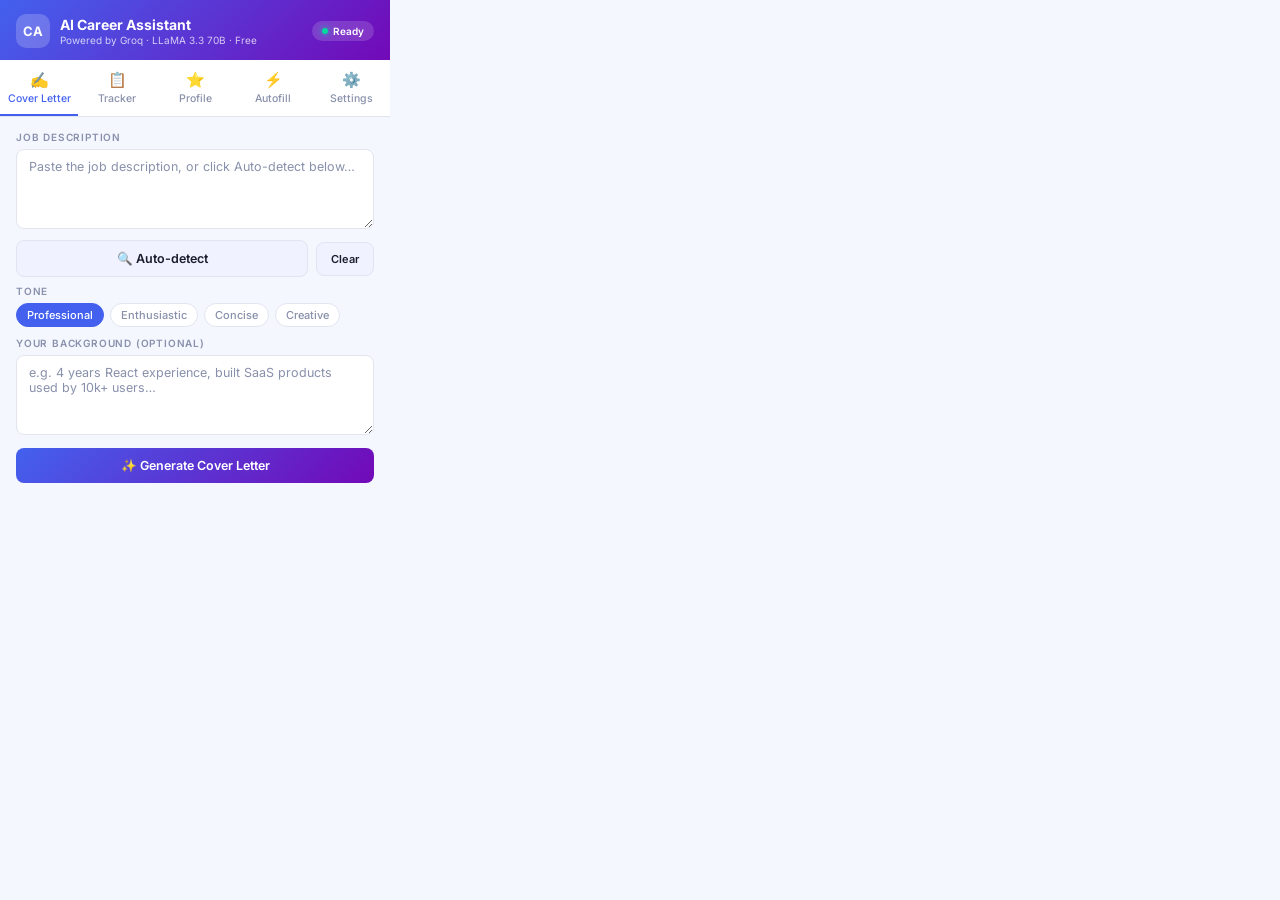
<file: popup.html>
<!DOCTYPE html>
<html lang="en">
<head>
  <meta charset="UTF-8" />
  <meta name="viewport" content="width=device-width, initial-scale=1.0"/>
  <title>AI Career Assistant</title>
  <link href="https://fonts.googleapis.com/css2?family=Inter:wght@300;400;500;600;700&display=swap" rel="stylesheet"/>
  <style>
    :root {
      --bg: #f5f7ff;
      --surface: #ffffff;
      --surface2: #f0f2ff;
      --border: #e2e5f0;
      --accent: #4361ee;
      --accent2: #7209b7;
      --success: #06d6a0;
      --warn: #f77f00;
      --danger: #ef233c;
      --text: #1a1d2e;
      --muted: #8890ab;
      --gradient: linear-gradient(135deg, #4361ee, #7209b7);
      --shadow: 0 4px 20px rgba(67,97,238,0.12);
    }

    * { margin: 0; padding: 0; box-sizing: border-box; }

    body {
      width: 390px;
      min-height: 520px;
      background: var(--bg);
      color: var(--text);
      font-family: 'Inter', -apple-system, sans-serif;
      font-size: 13px;
    }

    /* ── Header ── */
    .header {
      background: var(--gradient);
      padding: 14px 16px 12px;
      display: flex;
      align-items: center;
      gap: 10px;
    }
    .logo {
      width: 34px; height: 34px;
      background: rgba(255,255,255,0.2);
      border-radius: 10px;
      display: flex; align-items: center; justify-content: center;
      font-weight: 700; font-size: 13px; color: #fff; flex-shrink: 0;
      backdrop-filter: blur(4px);
    }
    .header-text h1 { font-size: 14px; font-weight: 700; color: #fff; }
    .header-text p { font-size: 10px; color: rgba(255,255,255,0.75); margin-top: 1px; }
    .header-right { margin-left: auto; display: flex; align-items: center; gap: 8px; }
    .status-pill {
      display: flex; align-items: center; gap: 5px;
      background: rgba(255,255,255,0.15);
      border-radius: 20px; padding: 4px 10px;
      font-size: 10px; font-weight: 600; color: #fff;
    }
    .status-dot {
      width: 6px; height: 6px; border-radius: 50%;
      background: var(--success);
      box-shadow: 0 0 6px var(--success);
      animation: pulse 2s infinite;
    }
    @keyframes pulse { 0%,100%{opacity:1}50%{opacity:0.4} }

    /* ── Tabs ── */
    .tabs {
      display: flex;
      background: var(--surface);
      border-bottom: 1px solid var(--border);
      overflow-x: auto;
    }
    .tabs::-webkit-scrollbar { display: none; }
    .tab {
      flex: 1;
      min-width: 72px;
      padding: 10px 4px 9px;
      font-size: 10.5px;
      font-weight: 500;
      color: var(--muted);
      border: none;
      background: transparent;
      cursor: pointer;
      transition: all 0.2s;
      border-bottom: 2px solid transparent;
      display: flex; flex-direction: column; align-items: center; gap: 3px;
      font-family: 'Inter', sans-serif;
    }
    .tab-icon { font-size: 15px; }
    .tab.active { color: var(--accent); border-bottom-color: var(--accent); }
    .tab:hover:not(.active) { color: var(--text); background: var(--surface2); }

    /* ── Panels ── */
    .panel { display: none; padding: 14px 16px; }
    .panel.active { display: block; }

    /* ── Typography ── */
    .label {
      font-size: 10px; font-weight: 600;
      letter-spacing: 0.08em; text-transform: uppercase;
      color: var(--muted); margin-bottom: 6px;
    }
    .section-title {
      font-size: 13px; font-weight: 600; color: var(--text); margin-bottom: 10px;
    }

    /* ── Cards ── */
    .card {
      background: var(--surface);
      border: 1px solid var(--border);
      border-radius: 10px;
      padding: 12px 14px;
      margin-bottom: 10px;
      box-shadow: var(--shadow);
    }

    /* ── Form elements ── */
    textarea, input[type="text"], input[type="password"], select {
      width: 100%;
      background: var(--surface);
      border: 1.5px solid var(--border);
      border-radius: 8px;
      padding: 9px 12px;
      color: var(--text);
      font-family: 'Inter', sans-serif;
      font-size: 12.5px;
      outline: none;
      transition: border-color 0.2s, box-shadow 0.2s;
    }
    textarea { resize: vertical; min-height: 80px; }
    textarea:focus, input:focus, select:focus {
      border-color: var(--accent);
      box-shadow: 0 0 0 3px rgba(67,97,238,0.1);
    }
    textarea::placeholder, input::placeholder { color: var(--muted); }
    select { appearance: none; background-image: url("data:image/svg+xml,%3Csvg xmlns='http://www.w3.org/2000/svg' width='12' height='12' viewBox='0 0 12 12'%3E%3Cpath fill='%238890ab' d='M6 8L1 3h10z'/%3E%3C/svg%3E"); background-repeat: no-repeat; background-position: right 10px center; }

    /* ── Buttons ── */
    .btn {
      width: 100%; padding: 10px;
      border: none; border-radius: 8px;
      font-family: 'Inter', sans-serif;
      font-size: 12.5px; font-weight: 600;
      cursor: pointer; transition: all 0.2s;
    }
    .btn-primary { background: var(--gradient); color: #fff; }
    .btn-primary:hover { opacity: 0.9; transform: translateY(-1px); box-shadow: 0 4px 14px rgba(67,97,238,0.3); }
    .btn-primary:active { transform: translateY(0); }
    .btn-primary:disabled { opacity: 0.45; cursor: not-allowed; transform: none; }
    .btn-ghost { background: var(--surface2); color: var(--text); border: 1.5px solid var(--border); }
    .btn-ghost:hover { border-color: var(--accent); color: var(--accent); background: rgba(67,97,238,0.06); }
    .btn-sm { padding: 6px 12px; font-size: 11px; width: auto; }
    .btn-icon { width: 32px; height: 32px; padding: 0; display: flex; align-items: center; justify-content: center; font-size: 15px; border-radius: 8px; }

    /* ── Result box ── */
    .result-box {
      background: var(--surface2);
      border: 1.5px solid var(--border);
      border-radius: 8px; padding: 12px;
      font-size: 12px; line-height: 1.7; color: var(--text);
      max-height: 180px; overflow-y: auto;
      display: none; white-space: pre-wrap;
    }
    .result-box.visible { display: block; }
    .result-box::-webkit-scrollbar { width: 4px; }
    .result-box::-webkit-scrollbar-thumb { background: var(--border); border-radius: 4px; }

    /* ── Copy btn ── */
    .copy-btn {
      display: none; align-items: center; gap: 6px;
      margin-top: 8px; padding: 6px 12px;
      background: transparent;
      border: 1.5px solid var(--success);
      border-radius: 6px; color: var(--success);
      font-size: 11px; font-family: 'Inter', sans-serif;
      cursor: pointer; transition: all 0.2s; width: fit-content;
    }
    .copy-btn.visible { display: flex; }
    .copy-btn:hover { background: var(--success); color: #fff; }

    /* ── Score card ── */
    .score-ring-wrap { display: flex; align-items: center; gap: 14px; margin-bottom: 12px; }
    .score-ring {
      position: relative; width: 60px; height: 60px; flex-shrink: 0;
    }
    .score-ring svg { transform: rotate(-90deg); }
    .score-ring-text {
      position: absolute; inset: 0;
      display: flex; align-items: center; justify-content: center;
      font-size: 15px; font-weight: 700; color: var(--accent);
    }
    .score-detail h3 { font-size: 15px; font-weight: 700; color: var(--text); }
    .score-detail p { font-size: 11px; color: var(--muted); margin-top: 2px; }
    .score-bar-wrap {
      background: var(--border); border-radius: 4px;
      height: 5px; overflow: hidden; margin-top: 6px;
    }
    .score-bar {
      height: 100%; background: var(--gradient);
      border-radius: 4px; width: 0%;
      transition: width 1.2s cubic-bezier(.4,0,.2,1);
    }

    /* ── Tip list ── */
    .tip-list { list-style: none; }
    .tip-list li {
      display: flex; gap: 8px; align-items: flex-start;
      font-size: 11.5px; color: var(--text);
      padding: 7px 0; border-bottom: 1px solid var(--border);
    }
    .tip-list li:last-child { border-bottom: none; }
    .tip-icon { color: var(--accent); flex-shrink: 0; font-style: normal; }

    /* ── Tracker ── */
    .tracker-list { max-height: 240px; overflow-y: auto; }
    .tracker-list::-webkit-scrollbar { width: 3px; }
    .tracker-list::-webkit-scrollbar-thumb { background: var(--border); }
    .tracker-item {
      background: var(--surface);
      border: 1.5px solid var(--border);
      border-radius: 9px; padding: 10px 12px;
      margin-bottom: 7px;
      display: flex; align-items: center; gap: 10px;
    }
    .tracker-item:hover { border-color: var(--accent); }
    .company-logo {
      width: 30px; height: 30px; border-radius: 7px;
      background: var(--gradient); flex-shrink: 0;
      display: flex; align-items: center; justify-content: center;
      font-size: 12px; font-weight: 700; color: #fff;
    }
    .tracker-info { flex: 1; min-width: 0; }
    .tracker-company { font-weight: 600; font-size: 12.5px; white-space: nowrap; overflow: hidden; text-overflow: ellipsis; }
    .tracker-role { font-size: 11px; color: var(--muted); margin-top: 1px; white-space: nowrap; overflow: hidden; text-overflow: ellipsis; }
    .tracker-date { font-size: 10px; color: var(--muted); margin-top: 2px; }
    .tracker-badge {
      font-size: 9.5px; padding: 3px 8px;
      border-radius: 20px; font-weight: 600; flex-shrink: 0;
      text-transform: uppercase; letter-spacing: 0.04em;
    }
    .badge-wishlist { background: #fef3c7; color: #92400e; }
    .badge-applied { background: #dbeafe; color: #1d4ed8; }
    .badge-interview { background: #d1fae5; color: #065f46; }
    .badge-offer { background: #ede9fe; color: #5b21b6; }
    .badge-rejected { background: #fee2e2; color: #991b1b; }

    /* ── Stats bar ── */
    .stats-row {
      display: flex; gap: 8px; margin-bottom: 10px;
    }
    .stat-chip {
      flex: 1; background: var(--surface); border: 1.5px solid var(--border);
      border-radius: 8px; padding: 8px 10px; text-align: center;
    }
    .stat-num { font-size: 18px; font-weight: 700; color: var(--accent); }
    .stat-label { font-size: 9.5px; color: var(--muted); margin-top: 1px; }

    /* ── Empty state ── */
    .empty {
      text-align: center; padding: 24px 16px;
      color: var(--muted); font-size: 12px; line-height: 1.7;
    }
    .empty-icon { font-size: 28px; margin-bottom: 8px; }

    /* ── Spinner ── */
    .spinner {
      display: inline-block; width: 13px; height: 13px;
      border: 2px solid rgba(255,255,255,0.35);
      border-top-color: #fff; border-radius: 50%;
      animation: spin 0.7s linear infinite;
      margin-right: 5px; vertical-align: middle;
    }
    @keyframes spin { to { transform: rotate(360deg); } }

    /* ── Settings ── */
    .setting-row {
      display: flex; align-items: center; justify-content: space-between;
      padding: 10px 0; border-bottom: 1px solid var(--border); font-size: 12.5px;
    }
    .setting-row:last-child { border-bottom: none; }
    .setting-label { color: var(--text); }
    .setting-sub { font-size: 10.5px; color: var(--muted); margin-top: 1px; }
    .toggle {
      width: 36px; height: 20px; background: var(--border);
      border-radius: 20px; position: relative;
      cursor: pointer; transition: background 0.2s; flex-shrink: 0;
    }
    .toggle.on { background: var(--accent); }
    .toggle::after {
      content:''; position: absolute;
      width: 14px; height: 14px; background: #fff;
      border-radius: 50%; top: 3px; left: 3px;
      transition: left 0.2s; box-shadow: 0 1px 4px rgba(0,0,0,0.2);
    }
    .toggle.on::after { left: 19px; }

    /* ── Alerts ── */
    .alert {
      padding: 8px 12px; border-radius: 7px;
      font-size: 11.5px; line-height: 1.5;
      margin-bottom: 10px; display: none;
    }
    .alert.visible { display: block; }
    .alert-success { background: #d1fae5; color: #065f46; border: 1px solid #6ee7b7; }
    .alert-error { background: #fee2e2; color: #991b1b; border: 1px solid #fca5a5; }
    .alert-info { background: #dbeafe; color: #1d4ed8; border: 1px solid #93c5fd; }

    /* ── Row util ── */
    .row { display: flex; gap: 8px; align-items: center; }
    .mt8 { margin-top: 8px; }
    .mt10 { margin-top: 10px; }
    .mt12 { margin-top: 12px; }
    .mb8 { margin-bottom: 8px; }
    .mb10 { margin-bottom: 10px; }

    /* ── Tone selector ── */
    .tone-chips { display: flex; gap: 6px; flex-wrap: wrap; margin-bottom: 10px; }
    .tone-chip {
      padding: 4px 10px; border-radius: 20px;
      font-size: 11px; font-weight: 500;
      border: 1.5px solid var(--border);
      background: var(--surface); color: var(--muted);
      cursor: pointer; transition: all 0.15s;
    }
    .tone-chip.active { background: var(--accent); color: #fff; border-color: var(--accent); }

    /* ── API key field ── */
    .api-key-wrap { position: relative; }
    .api-key-wrap input { padding-right: 38px; }
    .eye-btn {
      position: absolute; right: 10px; top: 50%;
      transform: translateY(-50%);
      background: none; border: none; cursor: pointer;
      color: var(--muted); font-size: 14px; padding: 2px;
    }

    /* ── Source badge ── */
    .source-badge {
      font-size: 9px; padding: 2px 6px; border-radius: 10px;
      background: var(--surface2); color: var(--muted);
      border: 1px solid var(--border); margin-left: 6px;
      font-weight: 500; vertical-align: middle;
    }

    /* ── Delete btn ── */
    .delete-btn {
      background: none; border: none;
      color: var(--muted); cursor: pointer;
      font-size: 14px; padding: 2px 4px; line-height: 1;
      border-radius: 4px; transition: color 0.15s;
      flex-shrink: 0;
    }
    .delete-btn:hover { color: var(--danger); }
  </style>
</head>
<body>

  <!-- Header -->
  <div class="header">
    <div class="logo">CA</div>
    <div class="header-text">
      <h1>AI Career Assistant</h1>
      <p>Powered by Groq · LLaMA 3.3 70B · Free</p>
    </div>
    <div class="header-right">
      <div class="status-pill">
        <div class="status-dot"></div>
        <span id="pageStatus">Ready</span>
      </div>
    </div>
  </div>

  <!-- Tabs -->
  <div class="tabs">
    <button class="tab active" id="tab-btn-cover">
      <span class="tab-icon">✍️</span>Cover Letter
    </button>
    <button class="tab" id="tab-btn-tracker">
      <span class="tab-icon">📋</span>Tracker
    </button>
    <button class="tab" id="tab-btn-profile">
      <span class="tab-icon">⭐</span>Profile
    </button>
    <button class="tab" id="tab-btn-autofill">
      <span class="tab-icon">⚡</span>Autofill
    </button>
    <button class="tab" id="tab-btn-settings">
      <span class="tab-icon">⚙️</span>Settings
    </button>
  </div>

  <!-- ═══ COVER LETTER PANEL ═══ -->
  <div class="panel active" id="tab-cover">

    <div class="alert alert-info" id="coverAlert"></div>

    <div class="label">Job Description</div>
    <textarea id="jobDesc" rows="4" placeholder="Paste the job description, or click Auto-detect below…"></textarea>

    <div class="row mt8 mb8">
      <button class="btn btn-ghost" style="flex:1" id="autoDetectBtn">🔍 Auto-detect</button>
      <button class="btn btn-ghost btn-sm" id="clearJobBtn" style="width:auto;padding:9px 14px">Clear</button>
    </div>

    <div class="label">Tone</div>
    <div class="tone-chips" id="toneChips">
      <div class="tone-chip active" data-tone="professional">Professional</div>
      <div class="tone-chip" data-tone="enthusiastic">Enthusiastic</div>
      <div class="tone-chip" data-tone="concise">Concise</div>
      <div class="tone-chip" data-tone="creative">Creative</div>
    </div>

    <div class="label">Your Background (optional)</div>
    <textarea id="userBg" rows="2" placeholder="e.g. 4 years React experience, built SaaS products used by 10k+ users…"></textarea>

    <button class="btn btn-primary mt10" id="generateBtn">✨ Generate Cover Letter</button>

    <div id="resultSection" style="display:none">
      <div class="label mt12">Generated Cover Letter</div>
      <div class="result-box visible" id="resultBox"></div>
      <div class="row mt8">
        <button class="copy-btn visible" id="copyBtn"><span>📋</span> Copy</button>
        <button class="btn btn-ghost btn-sm" id="saveLetterBtn" style="margin-left:auto">💾 Save</button>
      </div>
    </div>
  </div>

  <!-- ═══ TRACKER PANEL ═══ -->
  <div class="panel" id="tab-tracker">

    <div class="stats-row" id="statsRow">
      <div class="stat-chip"><div class="stat-num" id="stat-total">0</div><div class="stat-label">Total</div></div>
      <div class="stat-chip"><div class="stat-num" id="stat-interview">0</div><div class="stat-label">Interviews</div></div>
      <div class="stat-chip"><div class="stat-num" id="stat-offer">0</div><div class="stat-label">Offers</div></div>
    </div>

    <div class="row mb8">
      <div class="label" style="margin:0;flex:1">Applications</div>
      <select id="filterStatus" style="width:auto;font-size:11px;padding:4px 24px 4px 8px;min-width:90px">
        <option value="">All</option>
        <option value="Wishlist">Wishlist</option>
        <option value="Applied">Applied</option>
        <option value="Interview">Interview</option>
        <option value="Offer">Offer</option>
        <option value="Rejected">Rejected</option>
      </select>
    </div>

    <div class="tracker-list" id="trackerList">
      <div class="empty"><div class="empty-icon">📭</div>No applications yet.<br>Visit a job listing and click<br>"Track this job" below.</div>
    </div>

    <button class="btn btn-primary mt10" id="addJobBtn">+ Track current job listing</button>
  </div>

  <!-- ═══ PROFILE PANEL ═══ -->
  <div class="panel" id="tab-profile">

    <div class="card">
      <div class="score-ring-wrap">
        <div class="score-ring">
          <svg width="60" height="60" viewBox="0 0 60 60">
            <circle cx="30" cy="30" r="24" fill="none" stroke="#e2e5f0" stroke-width="5"/>
            <circle id="scoreCircle" cx="30" cy="30" r="24" fill="none"
              stroke="url(#grad)" stroke-width="5"
              stroke-linecap="round"
              stroke-dasharray="150.8" stroke-dashoffset="150.8"/>
            <defs>
              <linearGradient id="grad" x1="0%" y1="0%" x2="100%" y2="0%">
                <stop offset="0%" stop-color="#4361ee"/>
                <stop offset="100%" stop-color="#7209b7"/>
              </linearGradient>
            </defs>
          </svg>
          <div class="score-ring-text" id="scoreNum">—</div>
        </div>
        <div class="score-detail">
          <h3 id="scoreLabel">Not analyzed</h3>
          <p id="scoreDesc">Go to your LinkedIn profile and click Analyze</p>
          <div class="score-bar-wrap"><div class="score-bar" id="scoreBar"></div></div>
        </div>
      </div>
      <button class="btn btn-primary" id="analyzeBtn">🔍 Analyze LinkedIn Profile</button>
    </div>

    <div class="label">Improvement Tips</div>
    <ul class="tip-list" id="tipList">
      <li><span class="tip-icon">💡</span> Navigate to your LinkedIn profile page, then click Analyze above.</li>
    </ul>
  </div>

  <!-- ═══ AUTOFILL PANEL ═══ -->
  <div class="panel" id="tab-autofill">

    <div class="alert alert-success" id="autofillAlert"></div>

    <div class="label">Saved Profile for Autofill</div>
    <div class="card">
      <div class="setting-row">
        <div><div class="setting-label">Full Name</div></div>
        <input type="text" id="af-name" placeholder="Your name" style="width:160px;font-size:12px;padding:6px 10px"/>
      </div>
      <div class="setting-row">
        <div><div class="setting-label">Email</div></div>
        <input type="text" id="af-email" placeholder="you@email.com" style="width:160px;font-size:12px;padding:6px 10px"/>
      </div>
      <div class="setting-row">
        <div><div class="setting-label">Phone</div></div>
        <input type="text" id="af-phone" placeholder="+91 9999999999" style="width:160px;font-size:12px;padding:6px 10px"/>
      </div>
      <div class="setting-row">
        <div><div class="setting-label">Location</div></div>
        <input type="text" id="af-location" placeholder="City, Country" style="width:160px;font-size:12px;padding:6px 10px"/>
      </div>
      <div class="setting-row" style="border:none">
        <div><div class="setting-label">LinkedIn URL</div></div>
        <input type="text" id="af-linkedin" placeholder="linkedin.com/in/you" style="width:160px;font-size:12px;padding:6px 10px"/>
      </div>
    </div>

    <button class="btn btn-primary" id="saveProfileBtn">💾 Save Profile</button>
    <button class="btn btn-ghost mt8" id="autofillNowBtn">⚡ Autofill current page</button>

    <p style="font-size:10.5px;color:var(--muted);margin-top:12px;line-height:1.7">
      Autofill works on LinkedIn Easy Apply, Indeed, Glassdoor, and Naukri forms. Your profile is stored locally only.
    </p>
  </div>

  <!-- ═══ SETTINGS PANEL ═══ -->
  <div class="panel" id="tab-settings">

    <div class="alert alert-success" id="settingsAlert"></div>

    <div class="label">Groq API Key</div>
    <div class="api-key-wrap mb10">
      <input type="password" id="apiKeyInput" placeholder="gsk_…  (free at console.groq.com)"/>
      <button class="eye-btn" id="toggleEye" title="Show/hide">👁</button>
    </div>
    <button class="btn btn-primary" id="saveApiKeyBtn">Save API Key</button>

    <div class="label mt12">Preferences</div>
    <div class="card" style="padding:4px 12px">
      <div class="setting-row">
        <div><div class="setting-label">Auto-detect job on page load</div></div>
        <div class="toggle on" id="toggle-autodetect"></div>
      </div>
      <div class="setting-row">
        <div><div class="setting-label">Show floating button on job pages</div></div>
        <div class="toggle on" id="toggle-float"></div>
      </div>
      <div class="setting-row">
        <div><div class="setting-label">Formal tone by default</div></div>
        <div class="toggle" id="toggle-formal"></div>
      </div>
      <div class="setting-row" style="border:none">
        <div><div class="setting-label">Save generated letters</div></div>
        <div class="toggle on" id="toggle-save"></div>
      </div>
    </div>

    <div class="label mt12">Danger Zone</div>
    <button class="btn btn-ghost" id="clearDataBtn" style="color:#ef233c;border-color:#fca5a5">🗑 Clear all saved data</button>

    <p style="font-size:10.5px;color:var(--muted);margin-top:14px;line-height:1.6">
      v2.0 · Groq API (LLaMA 3.3 70B) · Free, no billing · Data stored locally in Chrome only.
    </p>
  </div>

  <script src="popup.js"></script>
</body>
</html>
</file>
